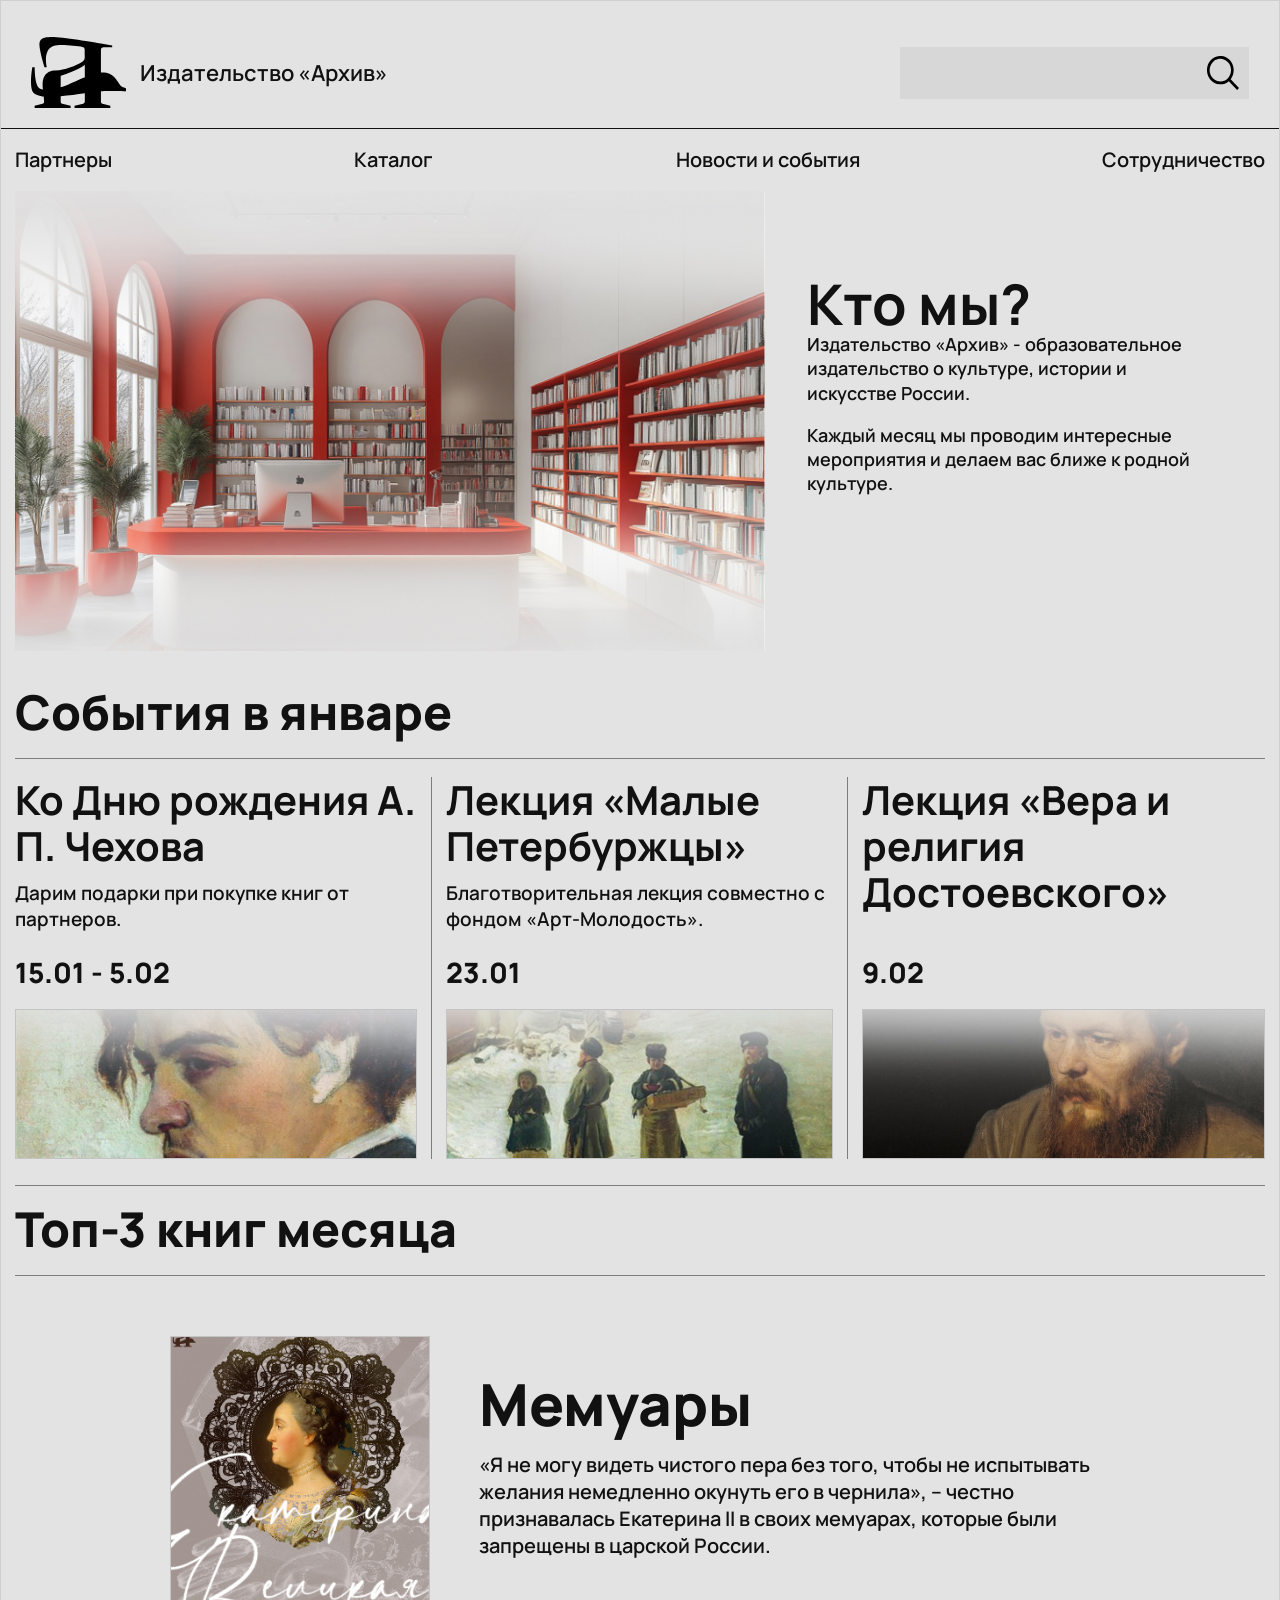
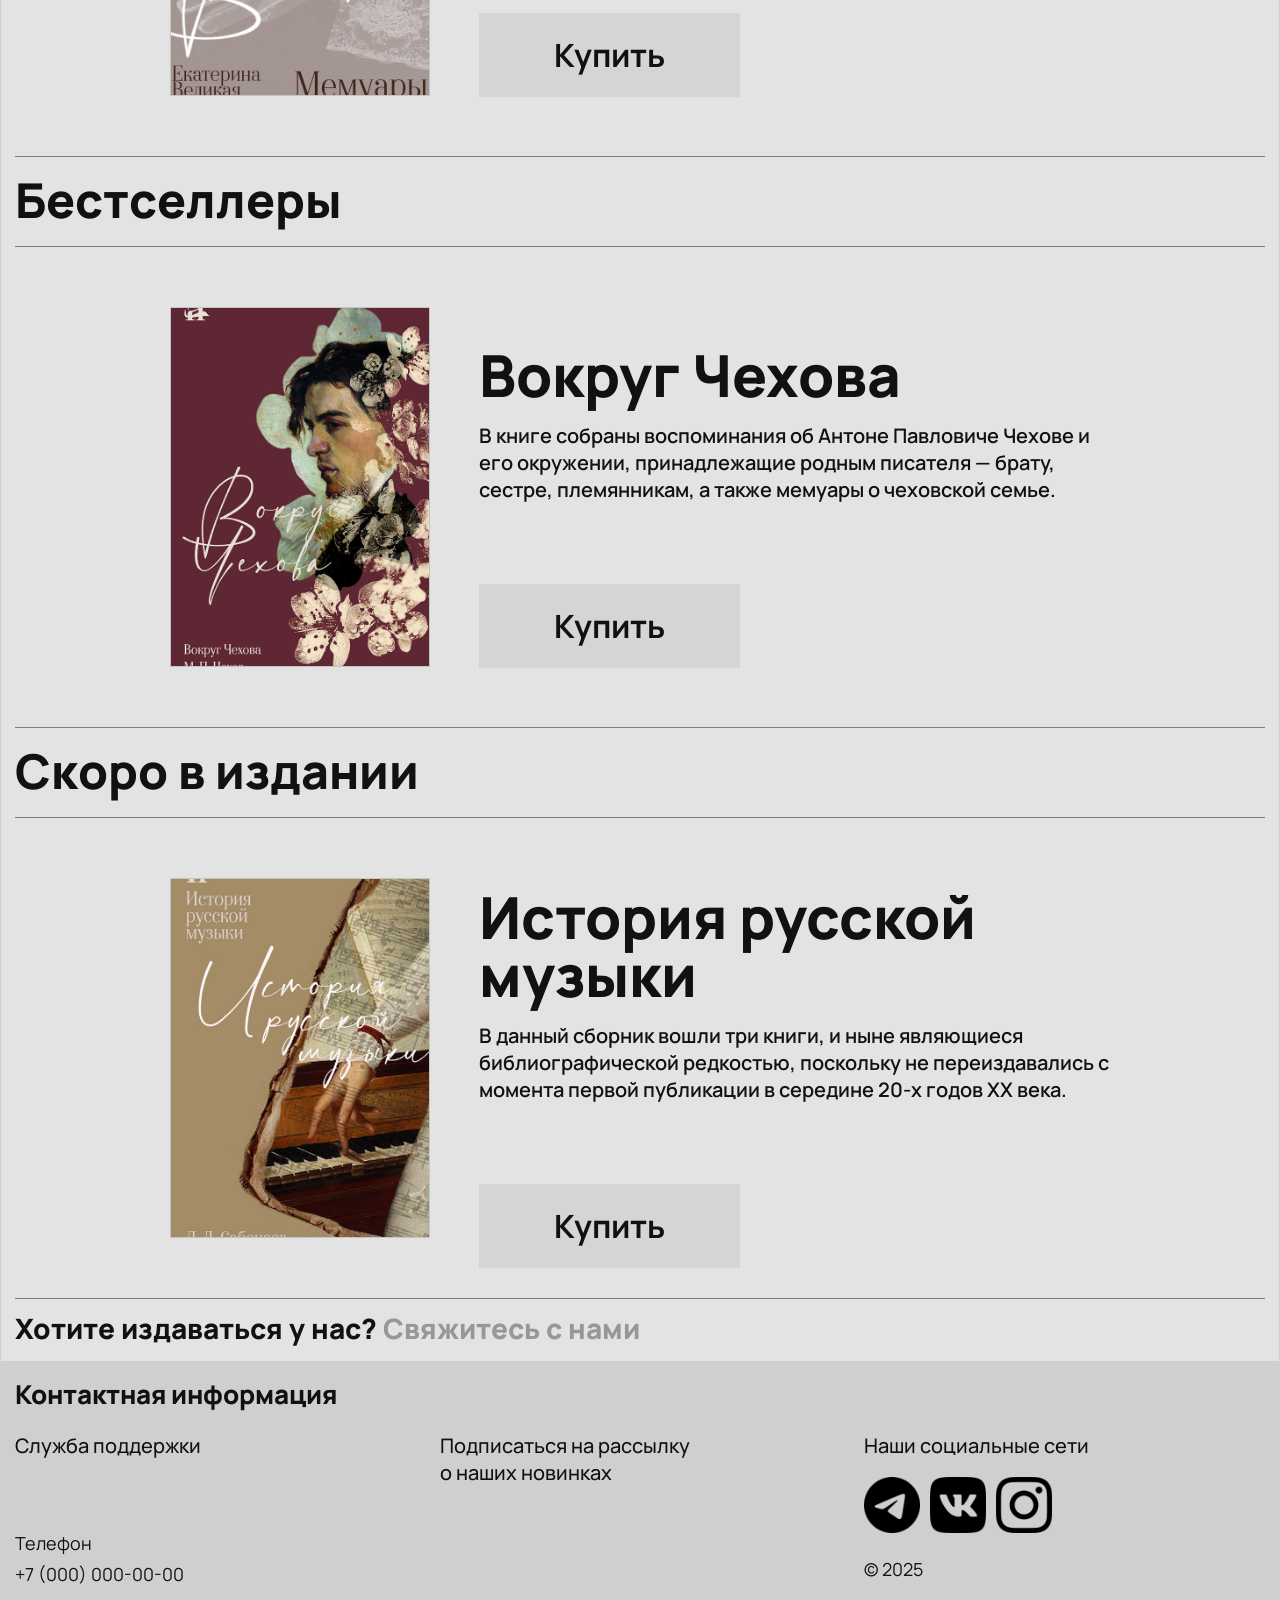
<file: index.html>
<!DOCTYPE html>
<html lang="ru">
<head>
  <meta charset="UTF-8">
  <meta name="viewport" content="width=device-width, initial-scale=1.0">
  <title>Издательство «Архив»</title>
  <link rel="preconnect" href="https://fonts.googleapis.com">
  <link rel="preconnect" href="https://fonts.gstatic.com" crossorigin>
  <link href="https://fonts.googleapis.com/css2?family=Manrope:wght@400;500;700;800&display=swap" rel="stylesheet">
  <link rel="stylesheet" href="style.css">
</head>
<body class="home-page">
  <div class="page">
    <header class="header">
      <a href="index.html" class="logo-wrap">
        <img src="images/logo.svg" alt="Логотип" class="logo">
        <div class="logo-text">Издательство «Архив»</div>
      </a>
      <div class="search-box">
        <input type="text" placeholder="">
        <img src="images/serch.svg" alt="Поиск" class="search-img">
      </div>
    </header>

    <nav class="nav">
      <a href="partners.html">Партнеры</a>
      <a href="catalog.html">Каталог</a>
      <a href="events.html">Новости и события</a>
      <button type="button" data-modal="contact">Сотрудничество</button>
    </nav>

    <section class="hero">
      <img src="images/biblioteka.jpg" alt="Библиотека" class="hero-image">
      <div class="hero-about">
        <h1>Кто мы?</h1>
        <p>Издательство «Архив» - образовательное издательство о культуре, истории и искусстве России.</p>
        <p>Каждый месяц мы проводим интересные мероприятия и делаем вас ближе к родной культуре.</p>
      </div>
    </section>

    <section class="section">
      <div class="section-title-non">События в январе</div>
      <div class="events-grid">
        <a href="event.html" class="event-card">
          <h3>Ко Дню рождения А. П. Чехова</h3>
          <p>Дарим подарки при покупке книг от партнеров.</p>
          <div class="event-date">15.01 - 5.02</div>
          <img class="event-image" src="images/k4.jpg" alt="Ко дню рождения Чехова">
        </a>
        <a href="event.html" class="event-card">
          <h3>Лекция «Малые Петербуржцы»</h3>
          <p>Благотворительная лекция совместно с фондом «Арт-Молодость».</p>
          <div class="event-date">23.01</div>
          <img class="event-image" src="images/k5.jpg" alt="Лекция Малые Петербуржцы">
        </a>
        <a href="event.html" class="event-card">
          <h3>Лекция «Вера и религия Достоевского»</h3>
          <p></p>
          <div class="event-date">9.02</div>
          <img class="event-image" src="images/k6.jpg" alt="Лекция о Достоевском">
        </a>
      </div>
    </section>

    <section class="section">
      <div class="section-title">Топ-3 книг месяца</div>
      <div class="drag-carousel" data-drag-carousel>
        <div class="book-feature draggable-card">
          <img class="book-cover" src="images/k1.jpg" alt="Мемуары">
          <div class="book-info">
            <h2>Мемуары</h2>
            <p>«Я не могу видеть чистого пера без того, чтобы не испытывать желания немедленно окунуть его в чернила», – честно признавалась Екатерина II в своих мемуарах, которые были запрещены в царской России.</p>
            <a class="button" href="product.html">Купить</a>
          </div>
        </div>
        <div class="book-feature draggable-card">
          <img class="book-cover" src="images/k2.jpg" alt="Вокруг Чехова">
          <div class="book-info">
            <h2>Вокруг Чехова</h2>
            <p>В книге собраны воспоминания об Антоне Павловиче Чехове и его окружении, принадлежащие родным писателя — брату, сестре, племянникам, а также мемуары о чеховской семье.</p>
            <a class="button" href="product.html">Купить</a>
          </div>
        </div>
        <div class="book-feature draggable-card">
          <img class="book-cover" src="images/k3.jpg" alt="История русской музыки">
          <div class="book-info-last">
            <h2>История русской музыки</h2>
            <p>В данный сборник вошли три книги, и ныне являющиеся библиографической редкостью, поскольку не переиздавались с момента первой публикации в середине 20-х годов XX века.</p>
            <a class="button" href="product.html">Купить</a>
          </div>
        </div>
      </div>
    </section>

    <section class="section">
      <div class="section-title">Бестселлеры</div>
      <div class="drag-carousel" data-drag-carousel>
        <div class="book-feature draggable-card">
          <img class="book-cover" src="images/k2.jpg" alt="Вокруг Чехова">
          <div class="book-info">
            <h2>Вокруг Чехова</h2>
            <p>В книге собраны воспоминания об Антоне Павловиче Чехове и его окружении, принадлежащие родным писателя — брату, сестре, племянникам, а также мемуары о чеховской семье.</p>
            <a class="button" href="product.html">Купить</a>
          </div>
        </div>
        <div class="book-feature draggable-card">
          <img class="book-cover" src="images/k1.jpg" alt="Мемуары">
          <div class="book-info">
            <h2>Мемуары</h2>
            <p>«Я не могу видеть чистого пера без того, чтобы не испытывать желания немедленно окунуть его в чернила», – честно признавалась Екатерина II в своих мемуарах, которые были запрещены в царской России.</p>
            <a class="button" href="product.html">Купить</a>
          </div>
        </div>
        <div class="book-feature draggable-card">
          <img class="book-cover" src="images/k3.jpg" alt="История русской музыки">
          <div class="book-info-last">
            <h2>История русской музыки</h2>
            <p>В данный сборник вошли три книги, и ныне являющиеся библиографической редкостью, поскольку не переиздавались с момента первой публикации в середине 20-х годов XX века.</p>
            <a class="button" href="product.html">Купить</a>
          </div>
        </div>
      </div>
    </section>

    <section class="section">
      <div class="section-title">Скоро в издании</div>
      <div class="drag-carousel" data-drag-carousel>
        <div class="book-feature draggable-card">
          <img class="book-cover" src="images/k3.jpg" alt="История русской музыки">
          <div class="book-info-last">
            <h2>История русской музыки</h2>
            <p>В данный сборник вошли три книги, и ныне являющиеся библиографической редкостью, поскольку не переиздавались с момента первой публикации в середине 20-х годов XX века.</p>
            <a class="button" href="product.html">Купить</a>
          </div>
        </div>
        <div class="book-feature draggable-card">
          <img class="book-cover" src="images/k2.jpg" alt="Вокруг Чехова">
          <div class="book-info">
            <h2>Вокруг Чехова</h2>
            <p>В книге собраны воспоминания об Антоне Павловиче Чехове и его окружении, принадлежащие родным писателя — брату, сестре, племянникам, а также мемуары о чеховской семье.</p>
            <a class="button" href="product.html">Купить</a>
          </div>
        </div>
        <div class="book-feature draggable-card">
          <img class="book-cover" src="images/k1.jpg" alt="Мемуары">
          <div class="book-info">
            <h2>Мемуары</h2>
            <p>«Я не могу видеть чистого пера без того, чтобы не испытывать желания немедленно окунуть его в чернила», – честно признавалась Екатерина II в своих мемуарах, которые были запрещены в царской России.</p>
            <a class="button" href="product.html">Купить</a>
          </div>
        </div>
      </div>
    </section>

    <section class="contact-banner">
      <h2>Хотите издаваться у нас? <button type="button" class="contact-link" data-modal="contact">Свяжитесь с нами</button></h2>
    </section>

    <footer class="footer">
      <h2>Контактная информация</h2>
      <div class="footer-grid">
        <div class="footer-col">
          <button type="button" class="footer-support" data-modal="contact">Служба поддержки</button>
          <p class="footer-label">Телефон</p>
          <p>+7 (000) 000-00-00</p>
        </div>
        <div class="footer-col">
          <button type="button" class="footer-link" data-modal="subscribe">Подписаться на рассылку<br>о наших новинках</button>
        </div>
        <div class="footer-col">
          <h3>Наши социальные сети</h3>
          <div class="socials">
            <img class="soc" src="images/tg.png" alt="Телеграм">
            <img class="soc" src="images/vk.png" alt="ВКонтакте">
            <img class="soc" src="images/inst.png" alt="Инстаграм">
          </div>
          <p class="copyright">© 2025</p>
        </div>
      </div>
    </footer>
  </div>
  <div class="modal-overlay">
    <div class="modal">
      <button type="button" class="modal-close">×</button>
      <div class="modal-body"></div>
    </div>
  </div>
  <script src="script.js"></script>
</body>
</html>
</file>
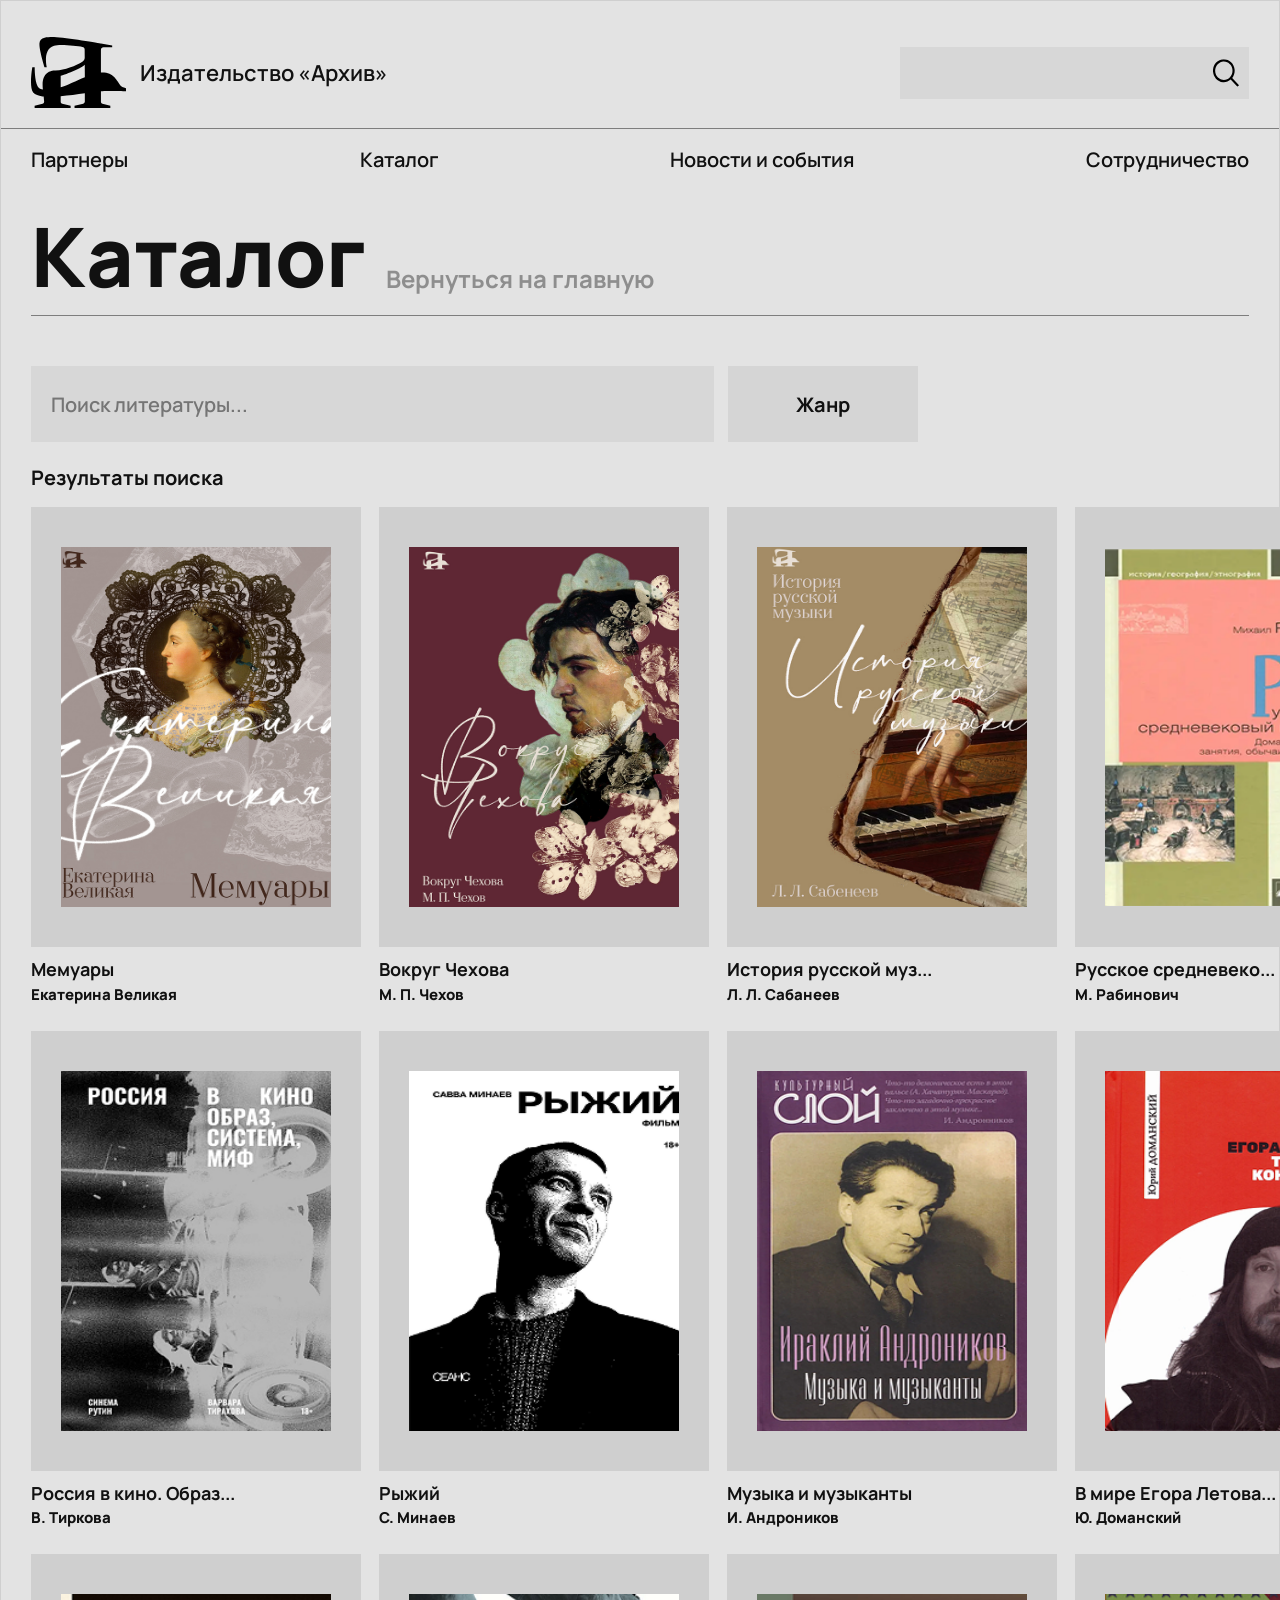
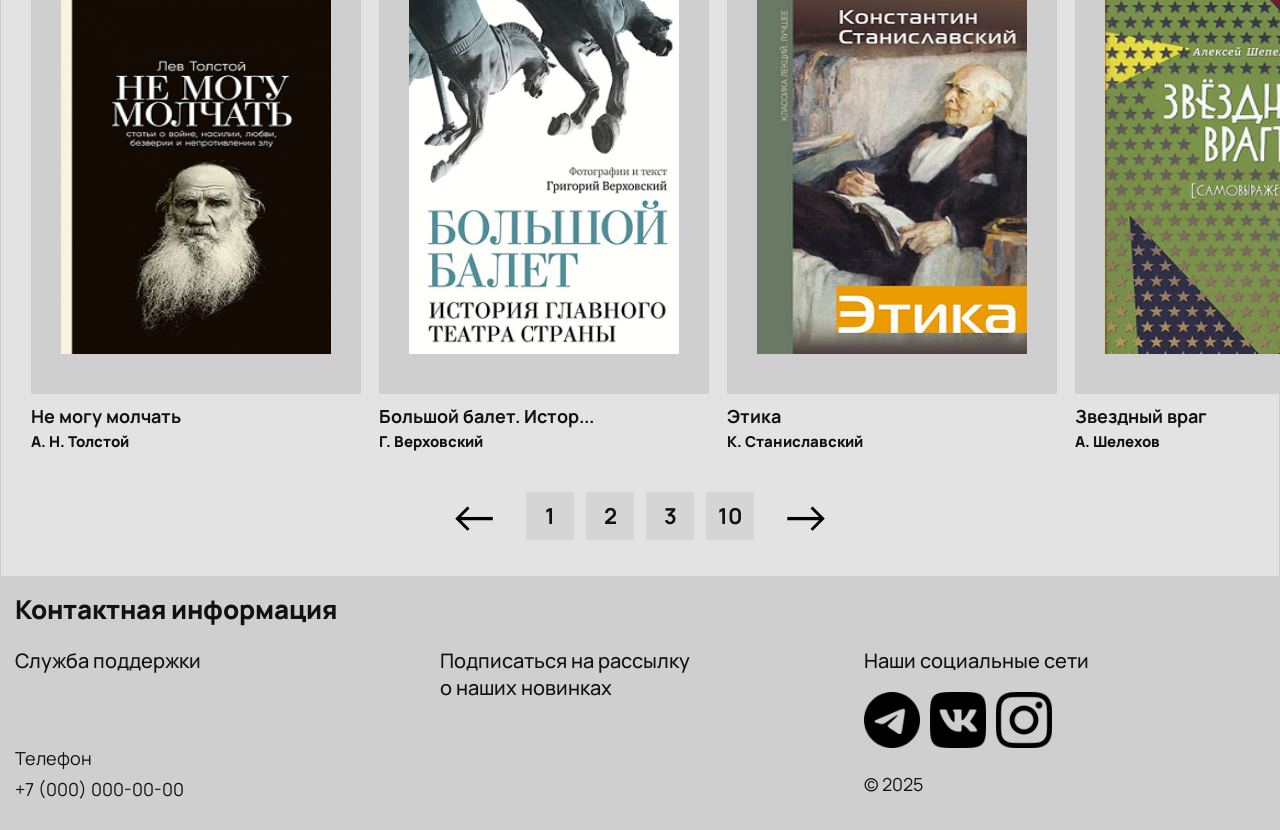
<file: catalog.html>
<!DOCTYPE html>
<html lang="ru">
<head>
  <meta charset="UTF-8">
  <meta name="viewport" content="width=device-width, initial-scale=1.0">
  <title>Каталог — Издательство «Архив»</title>
  <link rel="preconnect" href="https://fonts.googleapis.com">
  <link rel="preconnect" href="https://fonts.gstatic.com" crossorigin>
  <link href="https://fonts.googleapis.com/css2?family=Manrope:wght@400;500;700;800&display=swap" rel="stylesheet">
  <link rel="stylesheet" href="style.css">
</head>
<body>
  <div class="page">
    <header class="header">
      <a href="index.html" class="logo-wrap">
        <img src="images/logo.svg" alt="Логотип" class="logo">
        <div class="logo-text">Издательство «Архив»</div>
      </a>
      <div class="search-box">
        <input type="text" placeholder="">
        <img src="images/serch.svg" alt="Поиск" class="search-img">
      </div>
    </header>

    <nav class="nav">
      <a href="partners.html">Партнеры</a>
      <a href="catalog.html">Каталог</a>
      <a href="events.html">Новости и события</a>
      <button type="button" data-modal="contact">Сотрудничество</button>
    </nav>

    <section class="page-title-block">
      <div class="page-title-row">
        <h1 class="page-title">Каталог</h1>
        <a href="index.html" class="back-link">Вернуться на главную</a>
      </div>
    </section>

    <section class="catalog-section">
      <div class="catalog-controls">
        <input class="catalog-search" type="text" placeholder="Поиск литературы..." data-catalog-search>
        <button type="button" class="genre-button" data-genre-button>Жанр</button>
        <div class="genre-menu" data-genre-menu>
          <button type="button">Биографии и мемуары</button>
          <button type="button">Искусство</button>
          <button type="button">Культура</button>
          <button type="button">История</button>
          <button type="button">Политика</button>
          <button type="button">Социология</button>
          <button type="button">Философия</button>
          <button type="button">Педагогика</button>
        </div>
      </div>
      <div class="catalog-label">Результаты поиска</div>
      <div class="catalog-grid">
          <a href="product.html" class="catalog-card">
            <img src="images/k1.jpg" alt="Мемуары">
            <h3>Мемуары</h3>
            <p>Екатерина Великая</p>
          </a>
          <a href="product.html" class="catalog-card">
            <img src="images/k2.jpg" alt="Вокруг Чехова">
            <h3>Вокруг Чехова</h3>
            <p>М. П. Чехов</p>
          </a>
          <a href="product.html" class="catalog-card">
            <img src="images/k3.jpg" alt="История русской муз...">
            <h3>История русской муз...</h3>
            <p>Л. Л. Сабанеев</p>
          </a>
          <a href="product.html" class="catalog-card">
            <img src="images/srednevek.png" alt="Русское средневеко...">
            <h3>Русское средневеко...</h3>
            <p>М. Рабинович</p>
          </a>
          <a href="product.html" class="catalog-card">
            <img src="images/russia.png" alt="Россия в кино. Образ...">
            <h3>Россия в кино. Образ...</h3>
            <p>В. Тиркова</p>
          </a>
          <a href="product.html" class="catalog-card">
            <img src="images/rishi.png" alt="Рыжий">
            <h3>Рыжий</h3>
            <p>С. Минаев</p>
          </a>
          <a href="product.html" class="catalog-card">
            <img src="images/musik.png" alt="Музыка и музыканты">
            <h3>Музыка и музыканты</h3>
            <p>И. Андроников</p>
          </a>
          <a href="product.html" class="catalog-card">
            <img src="images/egor.png" alt="В мире Егора Летова...">
            <h3>В мире Егора Летова...</h3>
            <p>Ю. Доманский</p>
          </a>
          <a href="product.html" class="catalog-card">
            <img src="images/molchat.png" alt="Не могу молчать">
            <h3>Не могу молчать</h3>
            <p>А. Н. Толстой</p>
          </a>
          <a href="product.html" class="catalog-card">
            <img src="images/balet.png" alt="Большой балет. Истор...">
            <h3>Большой балет. Истор...</h3>
            <p>Г. Верховский</p>
          </a>
          <a href="product.html" class="catalog-card">
            <img src="images/etika.png" alt="Этика">
            <h3>Этика</h3>
            <p>К. Станиславский</p>
          </a>
          <a href="product.html" class="catalog-card">
            <img src="images/vrag.png" alt="Звездный враг">
            <h3>Звездный враг</h3>
            <p>А. Шелехов</p>
          </a>
      </div>
      <div class="pagination">
        <button type="button" class="pagination-arrow">←</button>
        <button type="button" class="pagination-button">1</button>
        <button type="button" class="pagination-button">2</button>
        <button type="button" class="pagination-button">3</button>
        <button type="button" class="pagination-button">10</button>
        <button type="button" class="pagination-arrow">→</button>
      </div>
    </section>

    <footer class="footer">
      <h2>Контактная информация</h2>
      <div class="footer-grid">
        <div class="footer-col">
          <button type="button" class="footer-support" data-modal="contact">Служба поддержки</button>
          <p class="footer-label">Телефон</p>
          <p>+7 (000) 000-00-00</p>
        </div>
        <div class="footer-col">
          <button type="button" class="footer-link" data-modal="subscribe">Подписаться на рассылку<br>о наших новинках</button>
        </div>
        <div class="footer-col">
          <h3>Наши социальные сети</h3>
          <div class="socials">
            <img class="soc" src="images/tg.png" alt="Телеграм">
            <img class="soc" src="images/vk.png" alt="ВКонтакте">
            <img class="soc" src="images/inst.png" alt="Инстаграм">
          </div>
          <p class="copyright">© 2025</p>
        </div>
      </div>
    </footer>
  </div>
  <div class="modal-overlay">
    <div class="modal">
      <button type="button" class="modal-close">×</button>
      <div class="modal-body"></div>
    </div>
  </div>
  <script src="script.js"></script>
</body>
</html>
</file>
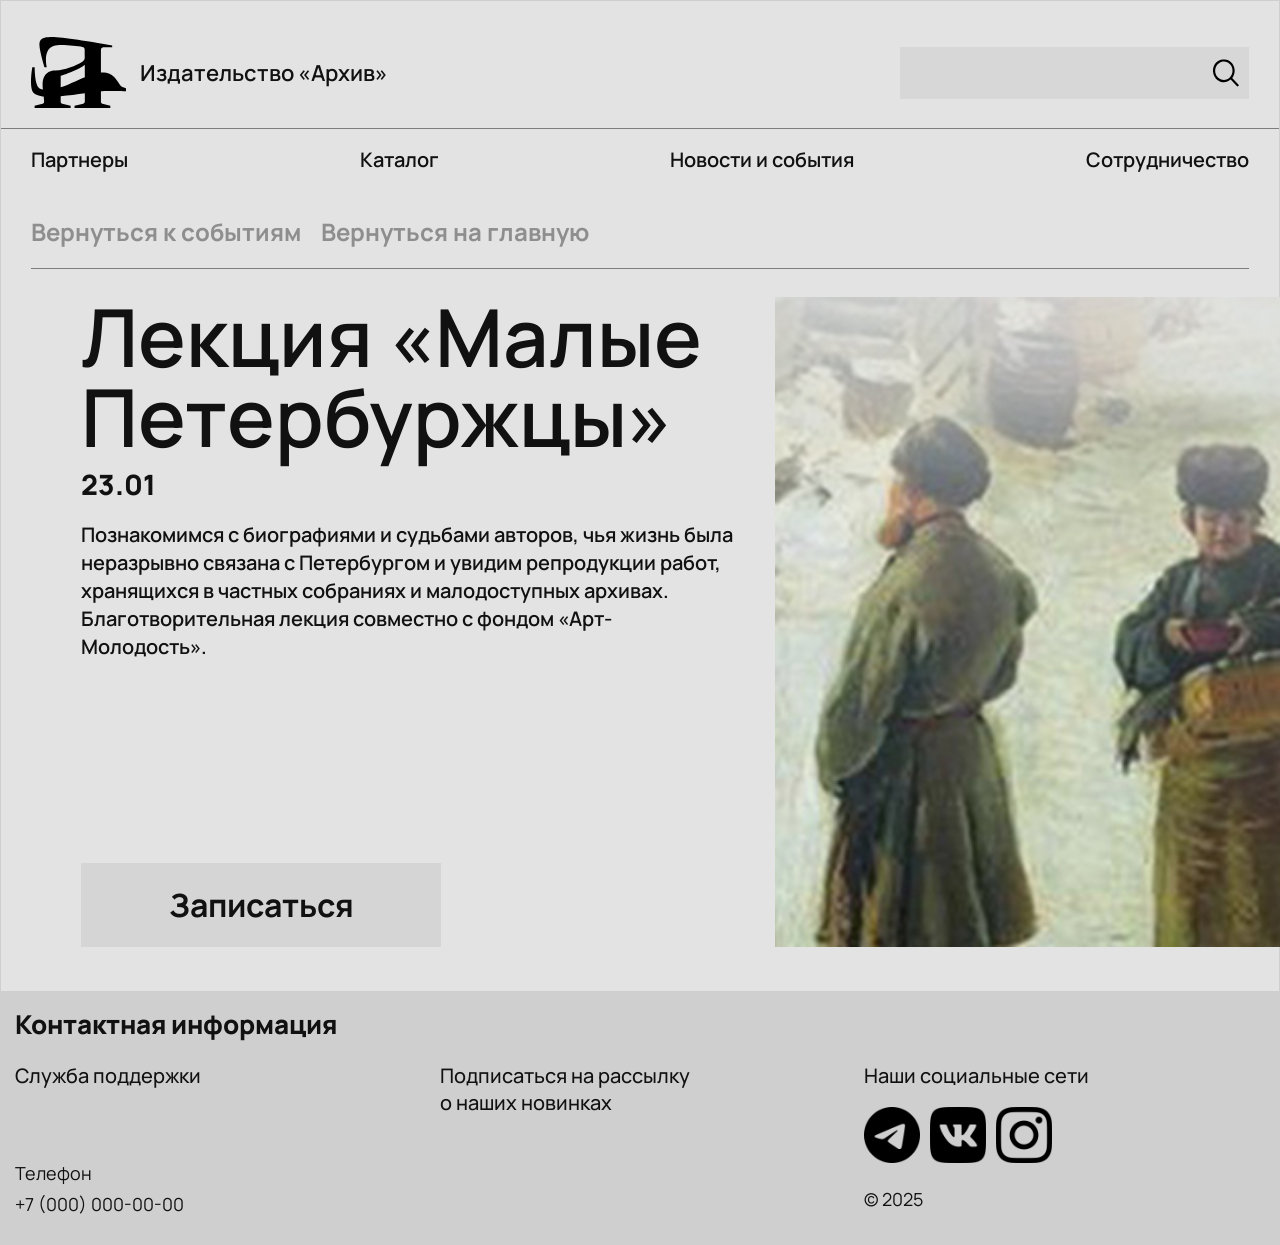
<file: event.html>
<!DOCTYPE html>
<html lang="ru">
<head>
  <meta charset="UTF-8">
  <meta name="viewport" content="width=device-width, initial-scale=1.0">
  <title>Лекция «Малые Петербуржцы»</title>
  <link rel="preconnect" href="https://fonts.googleapis.com">
  <link rel="preconnect" href="https://fonts.gstatic.com" crossorigin>
  <link href="https://fonts.googleapis.com/css2?family=Manrope:wght@400;500;700;800&display=swap" rel="stylesheet">
  <link rel="stylesheet" href="style.css">
</head>
<body>
  <div class="page">
    <header class="header">
      <a href="index.html" class="logo-wrap">
        <img src="images/logo.svg" alt="Логотип" class="logo">
        <div class="logo-text">Издательство «Архив»</div>
      </a>
      <div class="search-box">
        <input type="text" placeholder="">
        <img src="images/serch.svg" alt="Поиск" class="search-img">
      </div>
    </header>

    <nav class="nav">
      <a href="partners.html">Партнеры</a>
      <a href="catalog.html">Каталог</a>
      <a href="events.html">Новости и события</a>
      <button type="button" data-modal="contact">Сотрудничество</button>
    </nav>

    <section class="page-title-block">
      <div class="page-title-row">
        <a href="events.html" class="back-link">Вернуться к событиям</a>
        <a href="index.html" class="back-link">Вернуться на главную</a>
      </div>
    </section>

    <section class="event-main">
      <div>
        <h1>Лекция «Малые Петербуржцы»</h1>
        <div class="event-date">23.01</div>
        <p>Познакомимся с биографиями и судьбами авторов, чья жизнь была неразрывно связана с Петербургом и увидим репродукции работ, хранящихся в частных собраниях и малодоступных архивах. Благотворительная лекция совместно с фондом «Арт-Молодость».</p>
        <button type="button" data-modal="event">Записаться</button>
      </div>
      <img src="images/k5.jpg" alt="Лекция Малые Петербуржцы">
    </section>

    <footer class="footer">
      <h2>Контактная информация</h2>
      <div class="footer-grid">
        <div class="footer-col">
          <button type="button" class="footer-support" data-modal="contact">Служба поддержки</button>
          <p class="footer-label">Телефон</p>
          <p>+7 (000) 000-00-00</p>
        </div>
        <div class="footer-col">
          <button type="button" class="footer-link" data-modal="subscribe">Подписаться на рассылку<br>о наших новинках</button>
        </div>
        <div class="footer-col">
          <h3>Наши социальные сети</h3>
          <div class="socials">
            <img class="soc" src="images/tg.png" alt="Телеграм">
            <img class="soc" src="images/vk.png" alt="ВКонтакте">
            <img class="soc" src="images/inst.png" alt="Инстаграм">
          </div>
          <p class="copyright">© 2025</p>
        </div>
      </div>
    </footer>
  </div>
  <div class="modal-overlay">
    <div class="modal">
      <button type="button" class="modal-close">×</button>
      <div class="modal-body"></div>
    </div>
  </div>
  <script src="script.js"></script>
</body>
</html>
</file>
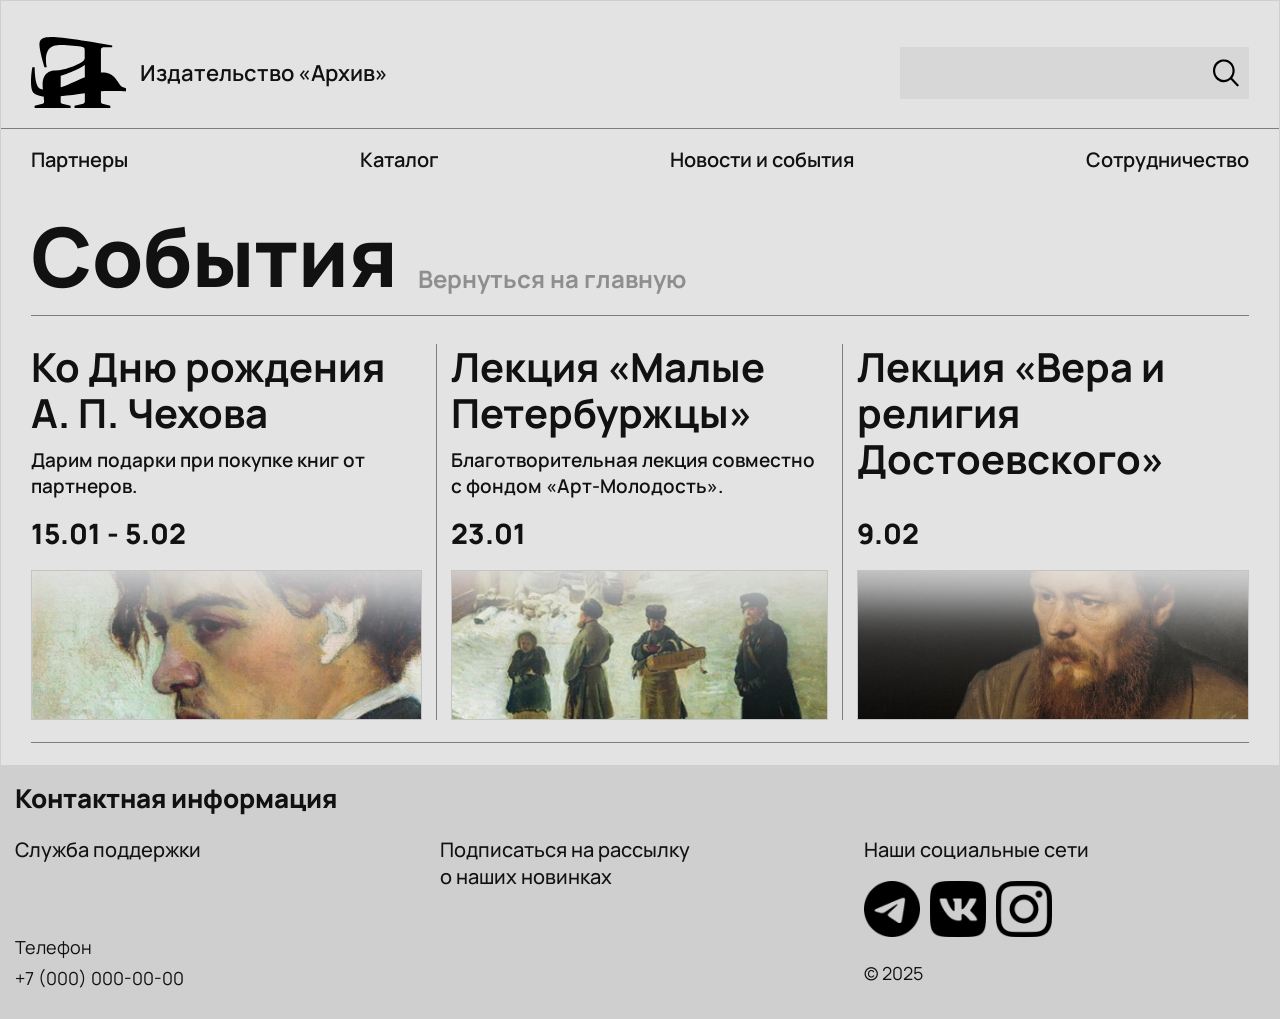
<file: events.html>
<!DOCTYPE html>
<html lang="ru">
<head>
  <meta charset="UTF-8">
  <meta name="viewport" content="width=device-width, initial-scale=1.0">
  <title>События — Издательство «Архив»</title>
  <link rel="preconnect" href="https://fonts.googleapis.com">
  <link rel="preconnect" href="https://fonts.gstatic.com" crossorigin>
  <link href="https://fonts.googleapis.com/css2?family=Manrope:wght@400;500;700;800&display=swap" rel="stylesheet">
  <link rel="stylesheet" href="style.css">
</head>
<body>
  <div class="page">
    <header class="header">
      <a href="index.html" class="logo-wrap">
        <img src="images/logo.svg" alt="Логотип" class="logo">
        <div class="logo-text">Издательство «Архив»</div>
      </a>
      <div class="search-box">
        <input type="text" placeholder="">
        <img src="images/serch.svg" alt="Поиск" class="search-img">
      </div>
    </header>

    <nav class="nav">
      <a href="partners.html">Партнеры</a>
      <a href="catalog.html">Каталог</a>
      <a href="events.html">Новости и события</a>
      <button type="button" data-modal="contact">Сотрудничество</button>
    </nav>

    <section class="page-title-block">
      <div class="page-title-row">
        <h1 class="page-title">События</h1>
        <a href="index.html" class="back-link">Вернуться на главную</a>
      </div>
    </section>

    <section class="events-section">
      <div class="events-grid">
        <a href="event.html" class="event-card">
          <h2>Ко Дню рождения А. П. Чехова</h2>
          <p>Дарим подарки при покупке книг от партнеров.</p>
          <div class="event-date">15.01 - 5.02</div>
          <img class="event-image" src="images/k4.jpg" alt="Ко дню рождения Чехова">
        </a>
        <a href="event.html" class="event-card">
          <h2>Лекция «Малые Петербуржцы»</h2>
          <p>Благотворительная лекция совместно с фондом «Арт-Молодость».</p>
          <div class="event-date">23.01</div>
          <img class="event-image" src="images/k5.jpg" alt="Лекция Малые Петербуржцы">
        </a>
        <a href="event.html" class="event-card">
          <h2>Лекция «Вера и религия Достоевского»</h2>
          <p></p>
          <div class="event-date">9.02</div>
          <img class="event-image" src="images/k6.jpg" alt="Лекция о Достоевском">
        </a>
      </div>
    </section>

    <footer class="footer">
      <h2>Контактная информация</h2>
      <div class="footer-grid">
        <div class="footer-col">
          <button type="button" class="footer-support" data-modal="contact">Служба поддержки</button>
          <p class="footer-label">Телефон</p>
          <p>+7 (000) 000-00-00</p>
        </div>
        <div class="footer-col">
          <button type="button" class="footer-link" data-modal="subscribe">Подписаться на рассылку<br>о наших новинках</button>
        </div>
        <div class="footer-col">
          <h3>Наши социальные сети</h3>
          <div class="socials">
            <img class="soc" src="images/tg.png" alt="Телеграм">
            <img class="soc" src="images/vk.png" alt="ВКонтакте">
            <img class="soc" src="images/inst.png" alt="Инстаграм">
          </div>
          <p class="copyright">© 2025</p>
        </div>
      </div>
    </footer>
  </div>
  <div class="modal-overlay">
    <div class="modal">
      <button type="button" class="modal-close">×</button>
      <div class="modal-body"></div>
    </div>
  </div>
  <script src="script.js"></script>
</body>
</html>
</file>
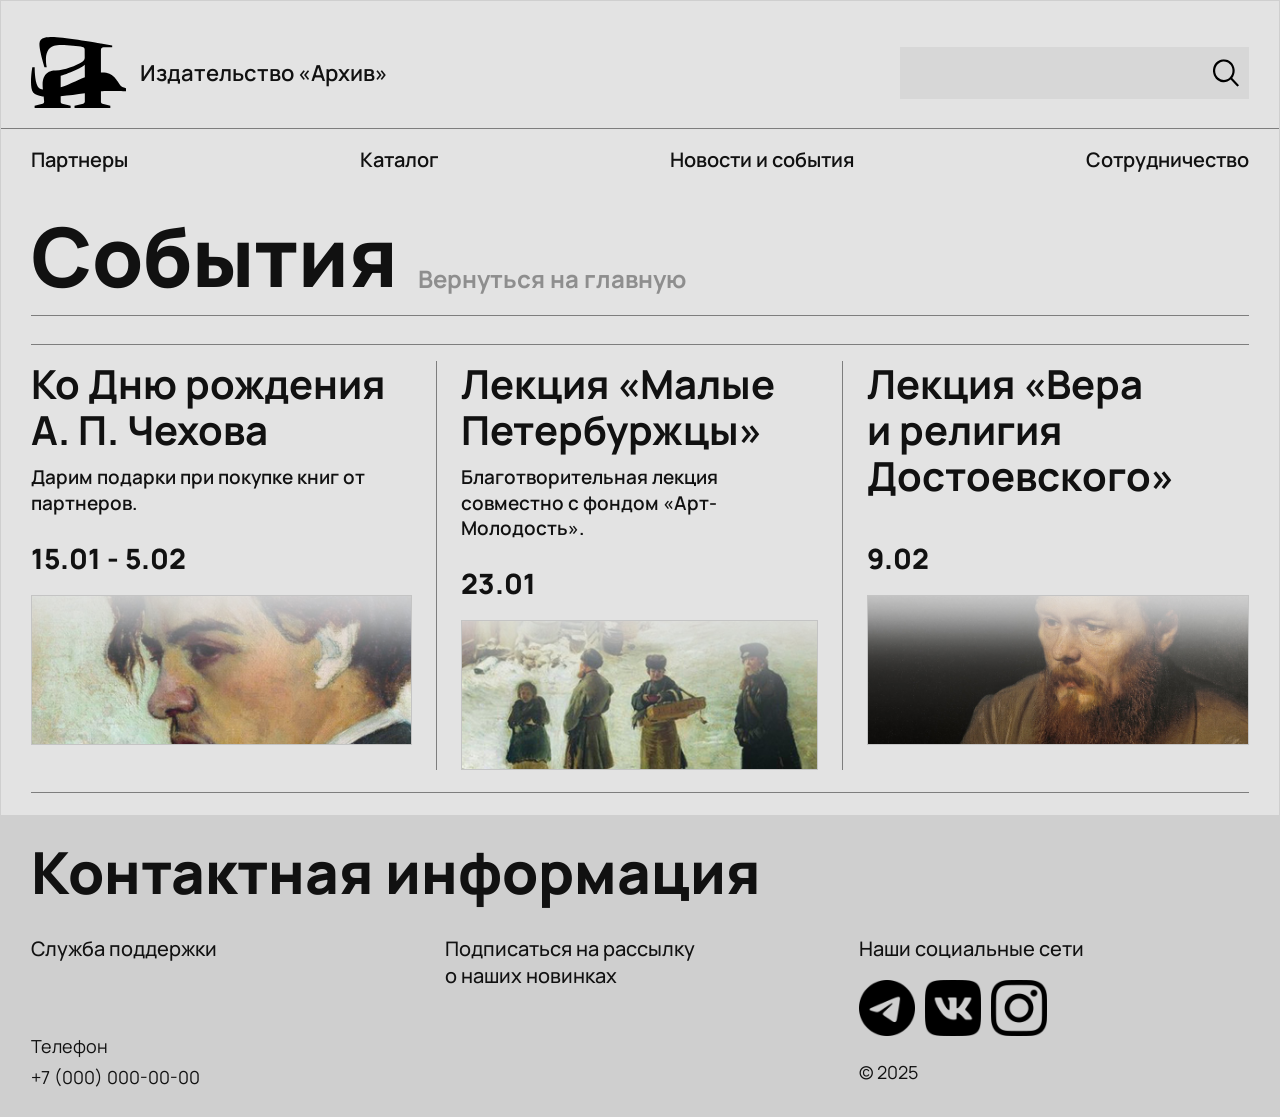
<file: index2.html>
<!DOCTYPE html>
<html lang="ru">
<head>
  <meta charset="UTF-8" />
  <meta name="viewport" content="width=device-width, initial-scale=1.0" />
  <title>События — Издательство «Архив»</title>
  <link rel="preconnect" href="https://fonts.googleapis.com">
  <link rel="preconnect" href="https://fonts.gstatic.com" crossorigin>
  <link href="https://fonts.googleapis.com/css2?family=Manrope:wght@400;500;700;800&display=swap" rel="stylesheet">
  <link rel="stylesheet" href="style.css">
</head>
<body class="index2-page">
  <div class="page">
    <header class="header">
      <div class="logo-wrap">
        <img src="images/logo.svg" alt="Логотип" class="logo">
        <div class="logo-text">Издательство «Архив»</div>
      </div>
      <div class="search-box">
        <img src="images/serch.svg" alt="Поиск" class="search-img">
      </div>
    </header>

    <nav class="nav">
      <a href="partners.html">Партнеры</a>
      <a href="catalog.html">Каталог</a>
      <a href="events.html">Новости и события</a>
      <button type="button" data-modal="contact">Сотрудничество</button>
    </nav>

    <section class="page-title-block">
      <div class="page-title-row">
        <h1 class="page-title">События</h1>
        <a href="index.html" class="back-link">Вернуться на главную</a>
      </div>
    </section>

    <section class="events-section">
      <div class="events-top-line"></div>

      <div class="events-grid">
        <article class="event-card">
          <h2>Ко Дню рождения А. П. Чехова</h2>
          <p>Дарим подарки при покупке книг от партнеров.</p>
          <div class="event-date">15.01 - 5.02</div>
          <img class="event-image" src="images/k4.jpg" alt="Ко дню рождения Чехова">
        </article>

        <article class="event-card">
          <h2>Лекция «Малые Петербуржцы»</h2>
          <p>Благотворительная лекция совместно с фондом «Арт-Молодость».</p>
          <div class="event-date">23.01</div>
          <img class="event-image" src="images/k5.jpg" alt="Лекция Малые Петербуржцы">
        </article>

        <article class="event-card-3">
          <h2>Лекция «Вера и религия Достоевского»</h2>
          <div class="event-date">9.02</div>
          <img class="event-image" src="images/k6.jpg" alt="Лекция о Достоевском">
        </article>
      </div>
    </section>

    <footer class="footer">
      <h2>Контактная информация</h2>

      <div class="footer-grid">
        <div class="footer-col-3">
          <button type="button" class="footer-support" data-modal="contact">Служба поддержки</button>
          <p class="footer-label">Телефон</p>
          <p>+7 (000) 000-00-00</p>
        </div>

        <div class="footer-col">
          <button type="button" class="footer-link" data-modal="subscribe">Подписаться на рассылку<br>о наших новинках</button>
        </div>

        <div class="footer-col">
          <h3>Наши социальные сети</h3>
          <div class="socials">
            <img class="soc" src="images/tg.png" alt="Телеграм">
            <img class="soc" src="images/vk.png" alt="ВКонтакте">
            <img class="soc" src="images/inst.png" alt="Инстаграм">
          </div>
          <p class="copyright">© 2025</p>
        </div>
      </div>
    </footer>
  </div>
  <div class="modal-overlay">
    <div class="modal">
      <button type="button" class="modal-close">×</button>
      <div class="modal-body"></div>
    </div>
  </div>
  <script src="script.js"></script>
</body>
</html>
</file>
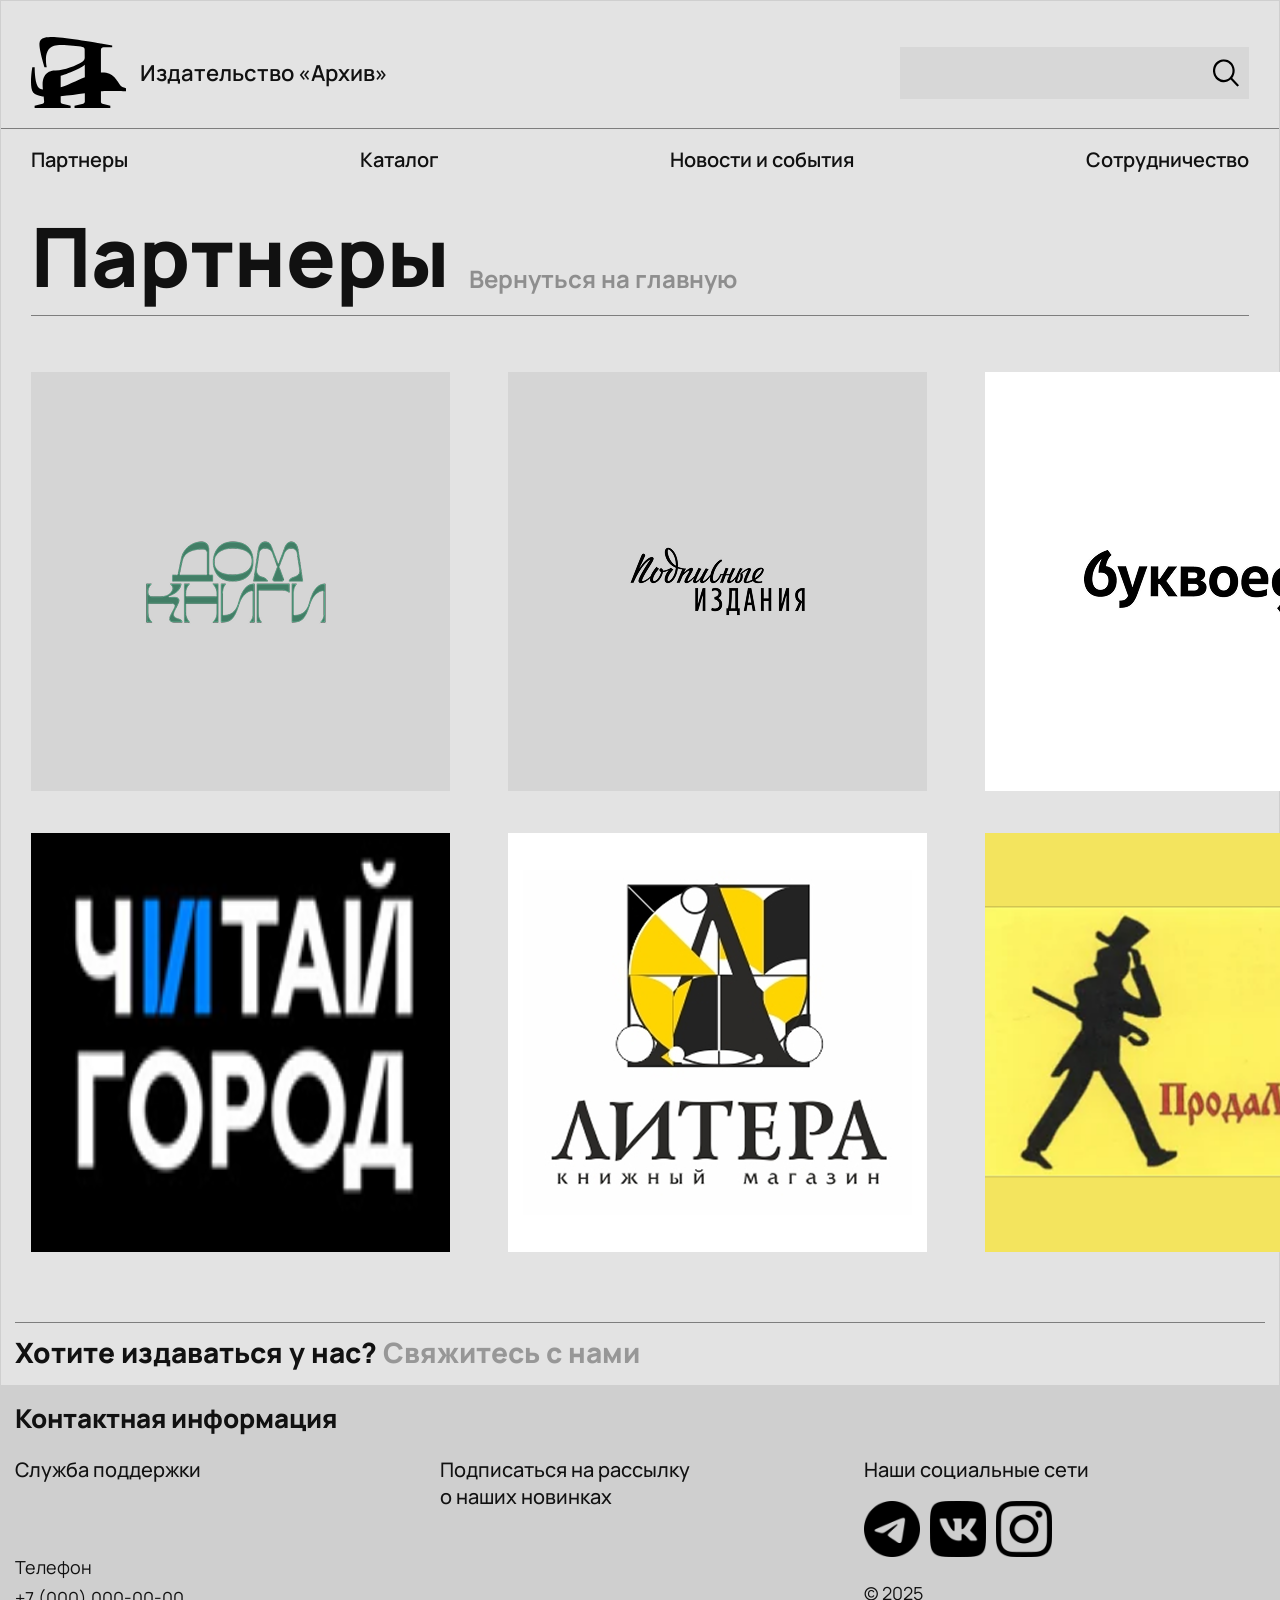
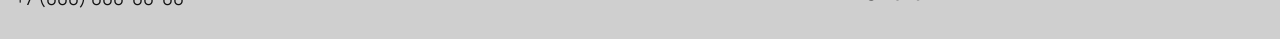
<file: partners.html>
<!DOCTYPE html>
<html lang="ru">
<head>
  <meta charset="UTF-8">
  <meta name="viewport" content="width=device-width, initial-scale=1.0">
  <title>Партнеры — Издательство «Архив»</title>
  <link rel="preconnect" href="https://fonts.googleapis.com">
  <link rel="preconnect" href="https://fonts.gstatic.com" crossorigin>
  <link href="https://fonts.googleapis.com/css2?family=Manrope:wght@400;500;700;800&display=swap" rel="stylesheet">
  <link rel="stylesheet" href="style.css">
</head>
<body>
  <div class="page">
    <header class="header">
      <a href="index.html" class="logo-wrap">
        <img src="images/logo.svg" alt="Логотип" class="logo">
        <div class="logo-text">Издательство «Архив»</div>
      </a>
      <div class="search-box">
        <input type="text" placeholder="">
        <img src="images/serch.svg" alt="Поиск" class="search-img">
      </div>
    </header>

    <nav class="nav">
      <a href="partners.html">Партнеры</a>
      <a href="catalog.html">Каталог</a>
      <a href="events.html">Новости и события</a>
      <button type="button" data-modal="contact">Сотрудничество</button>
    </nav>

    <section class="page-title-block">
      <div class="page-title-row">
        <h1 class="page-title">Партнеры</h1>
        <a href="index.html" class="back-link">Вернуться на главную</a>
      </div>
    </section>

    <section class="catalog-section">
      <div class="partners-grid">
        <div class="partner-card"><img src="images/dom.png" alt="Дом книги"></div>
        <div class="partner-card"><img src="images/podpisanie.png" alt="Подписные издания"></div>
        <div class="partner-card white"><img src="images/bukvoed.png" alt="Буквоед"></div>
        <div class="partner-card black"><img src="images/chitai.png" alt="Читай-город"></div>
        <div class="partner-card white"><img src="images/litera.png" alt="Литера"></div>
        <div class="partner-card yellow"><img src="images/prodalint.png" alt="Продалитъ"></div>
      </div>
    </section>

    <section class="contact-banner">
      <h2>Хотите издаваться у нас? <button type="button" class="contact-link" data-modal="contact">Свяжитесь с нами</button></h2>
    </section>

    <footer class="footer">
      <h2>Контактная информация</h2>
      <div class="footer-grid">
        <div class="footer-col">
          <button type="button" class="footer-support" data-modal="contact">Служба поддержки</button>
          <p class="footer-label">Телефон</p>
          <p>+7 (000) 000-00-00</p>
        </div>
        <div class="footer-col">
          <button type="button" class="footer-link" data-modal="subscribe">Подписаться на рассылку<br>о наших новинках</button>
        </div>
        <div class="footer-col">
          <h3>Наши социальные сети</h3>
          <div class="socials">
            <img class="soc" src="images/tg.png" alt="Телеграм">
            <img class="soc" src="images/vk.png" alt="ВКонтакте">
            <img class="soc" src="images/inst.png" alt="Инстаграм">
          </div>
          <p class="copyright">© 2025</p>
        </div>
      </div>
    </footer>
  </div>
  <div class="modal-overlay">
    <div class="modal">
      <button type="button" class="modal-close">×</button>
      <div class="modal-body"></div>
    </div>
  </div>
  <script src="script.js"></script>
</body>
</html>
</file>
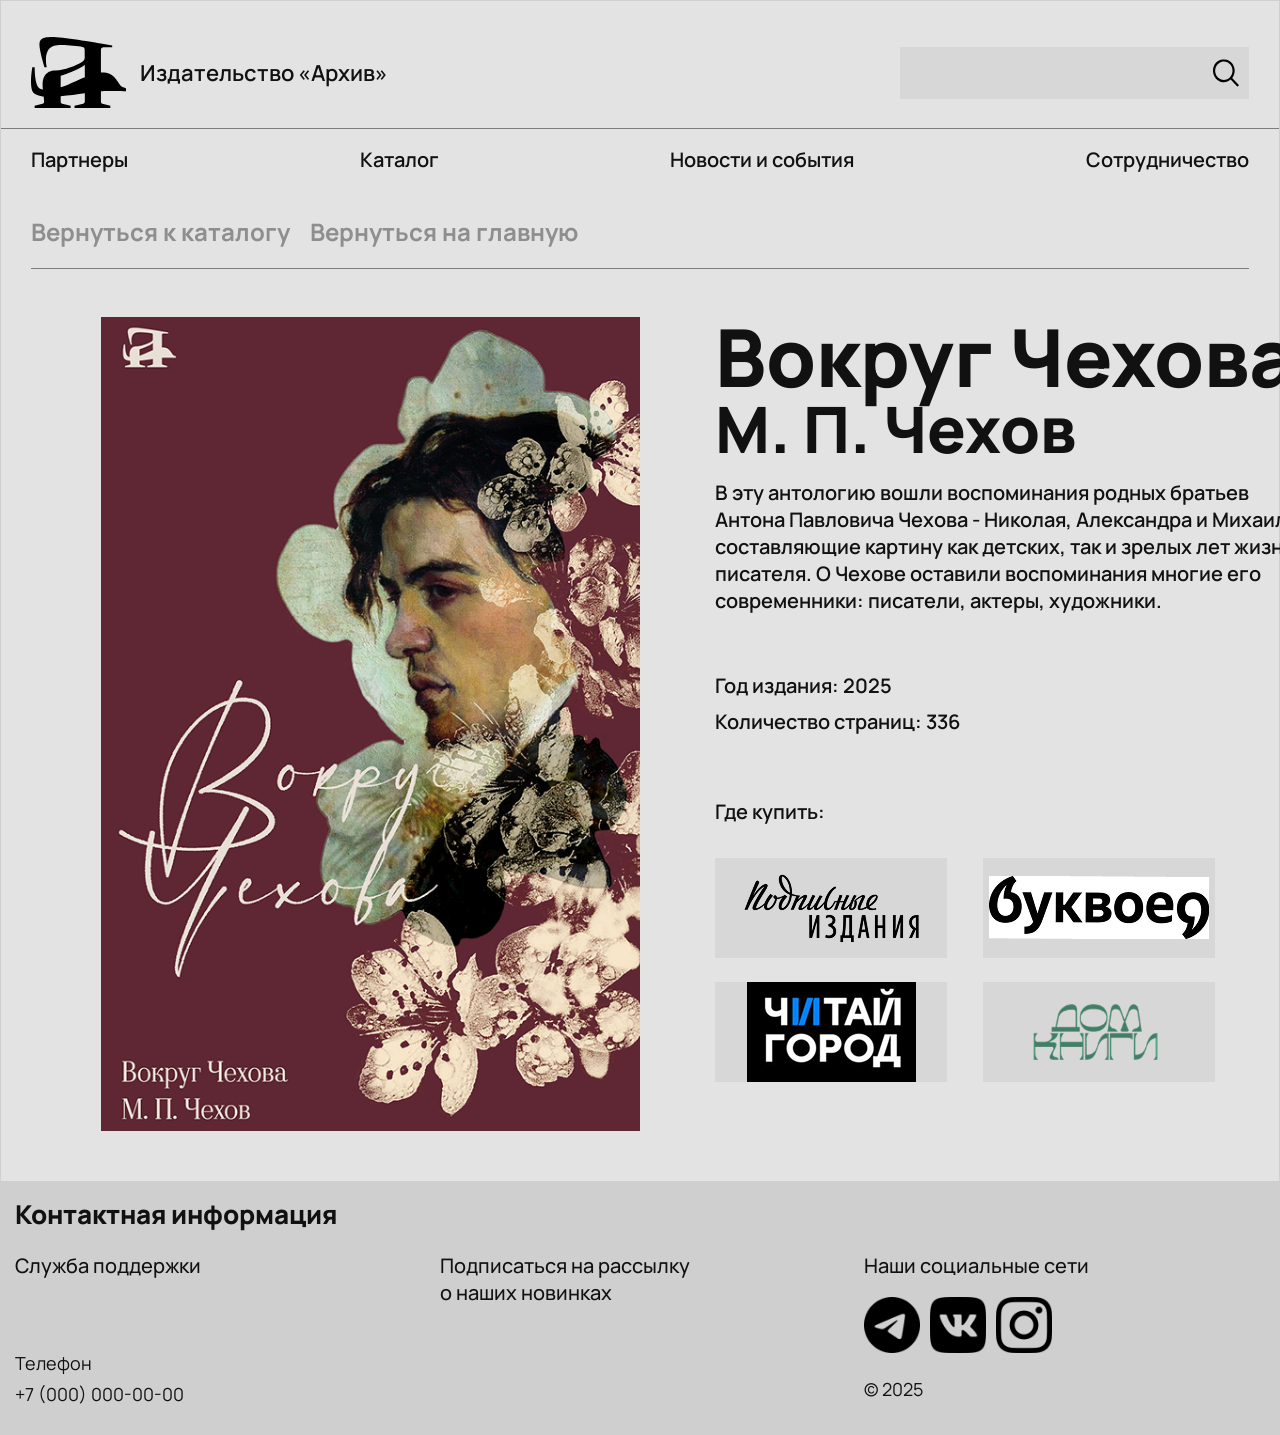
<file: product.html>
<!DOCTYPE html>
<html lang="ru">
<head>
  <meta charset="UTF-8">
  <meta name="viewport" content="width=device-width, initial-scale=1.0">
  <title>Вокруг Чехова — Издательство «Архив»</title>
  <link rel="preconnect" href="https://fonts.googleapis.com">
  <link rel="preconnect" href="https://fonts.gstatic.com" crossorigin>
  <link href="https://fonts.googleapis.com/css2?family=Manrope:wght@400;500;700;800&display=swap" rel="stylesheet">
  <link rel="stylesheet" href="style.css">
</head>
<body>
  <div class="page">
    <header class="header">
      <a href="index.html" class="logo-wrap">
        <img src="images/logo.svg" alt="Логотип" class="logo">
        <div class="logo-text">Издательство «Архив»</div>
      </a>
      <div class="search-box">
        <input type="text" placeholder="">
        <img src="images/serch.svg" alt="Поиск" class="search-img">
      </div>
    </header>

    <nav class="nav">
      <a href="partners.html">Партнеры</a>
      <a href="catalog.html">Каталог</a>
      <a href="events.html">Новости и события</a>
      <button type="button" data-modal="contact">Сотрудничество</button>
    </nav>

    <section class="page-title-block">
      <div class="page-title-row">
        <a href="catalog.html" class="back-link">Вернуться к каталогу</a>
        <a href="index.html" class="back-link">Вернуться на главную</a>
      </div>
    </section>

    <section class="product-section">
      <img src="images/k2.jpg" alt="Вокруг Чехова" class="product-cover">
      <div class="product-info">
        <h1><span>Вокруг Чехова</span><br><em>М. П. Чехов</em></h1>
        <p>В эту антологию вошли воспоминания родных братьев Антона Павловича Чехова - Николая, Александра и Михаила, составляющие картину как детских, так и зрелых лет жизни писателя. О Чехове оставили воспоминания многие его современники: писатели, актеры, художники.</p>
        <div class="product-meta">
          <div>Год издания: 2025</div>
          <div>Количество страниц: 336</div>
        </div>
        <div class="product-meta">Где купить:</div>
        <div class="shop-grid">
          <a href="#" class="shop-item"><img src="images/podpisanie.png" alt="Подписные издания"></a>
          <a href="#" class="shop-item"><img src="images/bukvoed.png" alt="Буквоед"></a>
          <a href="#" class="shop-item"><img src="images/chitai.png" alt="Читай-город"></a>
          <a href="#" class="shop-item"><img src="images/dom.png" alt="Дом книги"></a>
        </div>
      </div>
    </section>

    <footer class="footer">
      <h2>Контактная информация</h2>
      <div class="footer-grid">
        <div class="footer-col">
          <button type="button" class="footer-support" data-modal="contact">Служба поддержки</button>
          <p class="footer-label">Телефон</p>
          <p>+7 (000) 000-00-00</p>
        </div>
        <div class="footer-col">
          <button type="button" class="footer-link" data-modal="subscribe">Подписаться на рассылку<br>о наших новинках</button>
        </div>
        <div class="footer-col">
          <h3>Наши социальные сети</h3>
          <div class="socials">
            <img class="soc" src="images/tg.png" alt="Телеграм">
            <img class="soc" src="images/vk.png" alt="ВКонтакте">
            <img class="soc" src="images/inst.png" alt="Инстаграм">
          </div>
          <p class="copyright">© 2025</p>
        </div>
      </div>
    </footer>
  </div>
  <div class="modal-overlay">
    <div class="modal">
      <button type="button" class="modal-close">×</button>
      <div class="modal-body"></div>
    </div>
  </div>
  <script src="script.js"></script>
</body>
</html>
</file>
<file: style.css>
* {
  box-sizing: border-box;
}

html,
body {
  margin: 0;
  padding: 0;
  width: 100%;
}

body {
  background: #dcdcdc;
  font-family: "Manrope", sans-serif;
  color: #111;
}

button,
input,
textarea {
  font-family: inherit;
}

button,
a,
.book-card,
.event-card,
.genre-button,
.footer-link,
.contact-link,
.back-link,
.pagination-button {
  cursor: pointer;
}

.page {
  width: 100%;
  min-height: 100vh;
  background: #e3e3e3;
  border: 1px solid #cfcfcf;
}

.header {
  display: flex;
  justify-content: space-between;
  align-items: center;
  padding: 36px 30px 20px;
}

.logo-wrap {
  display: flex;
  align-items: center;
  gap: 14px;
  color: #111;
  text-decoration: none;
}

.logo {
  width: 95px;
  height: 71px;
}

.logo-text {
  font-size: 22px;
  font-weight: 600;
}

.search-box {
  width: 349px;
  height: 52px;
  background: #d7d7d7;
  display: flex;
  align-items: center;
  justify-content: space-between;
  padding-left: 16px;
}

.search-box input {
  width: 100%;
  border: none;
  outline: none;
  background: transparent;
  font-size: 18px;
  font-weight: 600;
}

.search-img {
  width: 36px;
  height: 36px;
  padding-right: 10px;
}

.nav {
  display: flex;
  justify-content: space-between;
  padding: 17px 30px 18px;
  font-size: 20px;
  font-weight: 600;
  border-top: 1px solid #7e7e7e;
}

.nav a,
.nav button {
  color: #111;
  text-decoration: none;
  background: transparent;
  border: none;
  padding: 0;
  font-size: inherit;
  font-weight: inherit;
}

.nav a:hover,
.nav button:hover,
.back-link:hover,
.contact-link:hover,
.footer-link:hover {
  color: #777;
}

.nav a:active,
.nav button:active,
.back-link:active,
.contact-link:active,
.footer-link:active {
  color: #999;
}

.hero {
  display: flex;
  gap: 22px;
  padding: 0 14px 18px;
  align-items: stretch;
}

.hero-image {
  width: 60%;
  min-height: 360px;
  object-fit: cover;
  display: block;
}

.hero-about {
  width: 446px;
  padding: 85px 40px 0 20px;
}

.hero-about h1 {
  margin: 0;
  font-size: 56px;
  font-weight: 700;
  line-height: 1;
}

.hero-about p {
  margin: 0 0 18px;
  font-size: 18px;
  font-weight: 600;
  line-height: 1.35;
}

.section {
  padding: 0 14px 26px;
}

.section-title,
.section-title-non {
  font-size: 48px;
  font-weight: 800;
  padding: 10px 0 14px;
  border-bottom: 1px solid #7e7e7e;
  margin-bottom: 18px;
}

.section-title {
  border-top: 1px solid #7e7e7e;
}

.events-grid {
  display: flex;
}

.event-card {
  width: 33.333%;
  padding-right: 14px;
  border-right: 1px solid #7e7e7e;
  color: #111;
  text-decoration: none;
  display: block;
}

.event-card:nth-child(2) {
  padding-left: 14px;
}

.event-card:last-child {
  border-right: none;
  padding-right: 0;
  padding-left: 14px;
}

.event-card h2,
.event-card h3 {
  margin: 0 0 12px;
  font-size: 40px;
  line-height: 1.15;
  font-weight: 700;
}

.event-card p {
  margin: 0 0 14px;
  font-size: 19px;
  line-height: 1.35;
  min-height: 52px;
  font-weight: 600;
}

.event-date {
  font-size: 28px;
  font-weight: 800;
  margin-bottom: 18px;
}

.event-image {
  width: 100%;
  height: 150px;
  object-fit: cover;
  display: block;
  background: #d0d0d0;
  border: 1px solid #c4c4c4;
}

.carousel {
  position: relative;
}

.book-feature {
  display: flex;
  gap: 49px;
  align-items: center;
  padding: 12px 155px 4px;
}

.book-cover {
  width: 260px;
  height: 360px;
  display: block;
  object-fit: cover;
  background: #d0d0d0;
  border: 1px solid #c4c4c4;
  flex-shrink: 0;
}

.book-info,
.book-info-last {
  min-height: 360px;
}

.book-info h2,
.book-info-last h2 {
  margin: 0 0 18px;
  font-size: 58px;
  line-height: 1;
  font-weight: 800;
  padding-top: 40px;
}

.book-info p,
.book-info-last p {
  margin: 0 0 12px;
  font-size: 20px;
  line-height: 1.35;
  max-width: 760px;
  min-height: 150px;
  font-weight: 600;
}

.button,
.book-info button,
.book-info-last button,
.modal button,
.event-main button,
.genre-button,
.pagination-button {
  border: none;
  background: #d5d5d5;
  color: #111;
  padding: 20px 75px;
  font-size: 32px;
  font-weight: 700;
  text-decoration: none;
  display: inline-flex;
  align-items: center;
  justify-content: center;
}

.button:hover,
.book-info button:hover,
.book-info-last button:hover,
.modal button:hover,
.event-main button:hover,
.genre-button:hover,
.pagination-button:hover {
  background: #b8b8b8;
}

.button:active,
.book-info button:active,
.book-info-last button:active,
.modal button:active,
.event-main button:active,
.genre-button:active,
.pagination-button:active {
  background: #a7a7a7;
  color: #fff;
}

.carousel-controls {
  display: flex;
  justify-content: center;
  align-items: center;
  gap: 12px;
  margin-top: 14px;
}

.carousel-button {
  width: 44px;
  height: 44px;
  border: none;
  background: #d5d5d5;
  font-size: 28px;
  font-weight: 800;
}

.carousel-button:hover {
  background: #b8b8b8;
}

.carousel-dot {
  width: 16px;
  height: 16px;
  border: none;
  border-radius: 50%;
  background: #c7c7c7;
}

.carousel-dot.active {
  background: #111;
}

.contact-banner {
  padding: 0 14px;
}

.contact-banner h2 {
  margin: 0;
  font-size: 28px;
  font-weight: 800;
  padding: 10px 0 14px;
  border-top: 1px solid #7e7e7e;
}

.contact-link {
  color: #979797;
  background: transparent;
  border: none;
  font-size: inherit;
  font-weight: inherit;
  padding: 0;
}

.footer {
  background: #cfcfcf;
  padding: 28px 30px 26px;
}

.footer h2 {
  margin: 0 0 34px;
  font-size: 58px;
  font-weight: 800;
  line-height: 1;
}

.footer-grid {
  display: flex;
  gap: 24px;
}

.footer-col {
  width: 33.333%;
}

.footer-col h3,
.footer-col button {
  margin: 0 0 18px;
  font-size: 20px;
  font-weight: 500;
  line-height: 1.35;
}

.footer-col button {
  border: none;
  background: transparent;
  padding: 0;
  text-align: left;
}

.footer-col p {
  margin: 0;
  font-size: 18px;
  line-height: 1.4;
}

.footer-label {
  margin-top: 54px !important;
  margin-bottom: 6px !important;
}

.socials {
  display: flex;
  gap: 10px;
  margin: 12px 0 24px;
}

.soc {
  width: 56px;
  height: 56px;
}

.copyright {
  font-size: 16px;
}

.page-title-block {
  padding: 24px 30px 28px;
}

.page-title-row {
  display: flex;
  align-items: flex-end;
  gap: 20px;
  border-bottom: 1px solid #7e7e7e;
  padding-bottom: 18px;
}

.page-title {
  margin: 0;
  font-size: 82px;
  font-weight: 800;
  line-height: 1;
}

.back-link,
.back-text {
  font-size: 24px;
  font-weight: 700;
  color: #8e8e8e;
  padding-bottom: 2px;
  text-decoration: none;
}

.events-section {
  padding: 0 30px 22px;
}

.events-section .events-grid {
  border-bottom: 1px solid #7e7e7e;
  padding-bottom: 22px;
}

.events-section .events-grid .event-card:nth-child(3) h2 {
  width: 418px;
  max-width: 100%;
}

.events-section .events-grid .event-card:nth-child(3) p:empty {
  display: none;
}

.events-section .events-grid .event-card:nth-child(3) .event-date {
  margin-top: 32px;
}

.event-main {
  padding: 0 80px 44px;
  display: grid;
  grid-template-columns: 1fr 420px;
  gap: 40px;
  align-items: start;
}

.event-main h1 {
  margin: 0 0 8px;
  font-size: 62px;
  line-height: 1;
}

.event-main .event-date {
  margin-bottom: 18px;
}

.event-main p {
  max-width: 620px;
  font-size: 20px;
  line-height: 1.4;
  font-weight: 600;
  margin: 0 0 54px;
}

.event-main img {
  width: 100%;
  height: 420px;
  object-fit: cover;
}

.catalog-section {
  padding: 0 30px 36px;
}

.catalog-controls {
  display: grid;
  grid-template-columns: 1fr 190px;
  gap: 14px;
  margin: 22px 0;
  position: relative;
}

.catalog-search {
  height: 56px;
  border: none;
  outline: none;
  background: #d7d7d7;
  padding: 0 20px;
  font-size: 20px;
  font-weight: 600;
}

.genre-button {
  height: 56px;
  padding: 0;
  font-size: 20px;
}

.genre-menu {
  position: absolute;
  right: 0;
  top: 64px;
  width: 250px;
  background: #d5d5d5;
  display: none;
  flex-direction: column;
  z-index: 20;
  padding: 12px 0;
}

.genre-menu.open {
  display: flex;
}

.genre-menu button {
  border: none;
  background: transparent;
  padding: 8px 16px;
  font-size: 20px;
  font-weight: 700;
  text-align: left;
}

.genre-menu button:hover {
  background: #b8b8b8;
}

.catalog-label {
  font-size: 20px;
  font-weight: 700;
  margin-bottom: 16px;
}

.catalog-grid {
  display: grid;
  grid-template-columns: repeat(4, 1fr);
  gap: 26px 40px;
}

.catalog-card {
  color: #111;
  text-decoration: none;
  font-weight: 800;
}

.catalog-card img {
  width: 100%;
  height: 230px;
  object-fit: cover;
  background: #d0d0d0;
  display: block;
  margin-bottom: 10px;
}

.catalog-card h3 {
  margin: 0 0 4px;
  font-size: 18px;
  line-height: 1.15;
}

.catalog-card p {
  margin: 0;
  font-size: 15px;
}

.pagination {
  display: flex;
  justify-content: center;
  align-items: center;
  gap: 12px;
  margin-top: 40px;
}

.pagination-button {
  width: 48px;
  height: 48px;
  padding: 0;
  font-size: 22px;
}

.pagination-arrow {
  border: none;
  background: transparent;
  font-size: 52px;
  line-height: 1;
  padding: 0 14px;
}

.product-section {
  padding: 20px 80px 50px;
  display: grid;
  grid-template-columns: 420px 1fr;
  gap: 56px;
}

.product-cover {
  width: 100%;
  height: 560px;
  object-fit: cover;
}

.product-info h1 {
  margin: 0 0 18px;
  font-size: 62px;
  line-height: 1;
}

.product-info p {
  margin: 0 0 30px;
  max-width: 640px;
  font-size: 20px;
  line-height: 1.35;
  font-weight: 600;
}

.product-meta {
  margin: 54px 0 28px;
  font-size: 20px;
  line-height: 1.8;
  font-weight: 600;
}

.shop-grid {
  display: grid;
  grid-template-columns: repeat(2, 160px);
  gap: 12px;
}

.shop-item {
  height: 70px;
  background: #d7d7d7;
  display: flex;
  align-items: center;
  justify-content: center;
  font-size: 24px;
  font-weight: 800;
}

.partners-grid {
  display: grid;
  grid-template-columns: repeat(3, 1fr);
  gap: 36px;
  padding: 18px 0 34px;
  border-top: 1px solid #7e7e7e;
}

.partner-card {
  min-height: 220px;
  background: #d5d5d5;
  display: flex;
  align-items: center;
  justify-content: center;
  font-size: 42px;
  font-weight: 800;
  text-align: center;
  padding: 20px;
}

.partner-card.white {
  background: #fff;
}

.partner-card.black {
  background: #111;
  color: #fff;
}

.partner-card.yellow {
  background: #f3e45e;
}

.modal-overlay {
  position: fixed;
  inset: 0;
  background: rgba(0, 0, 0, 0.28);
  display: none;
  align-items: center;
  justify-content: center;
  padding: 24px;
  z-index: 100;
}

.modal-overlay.open {
  display: flex;
}

.modal {
  width: 520px;
  background: #dedede;
  padding: 22px;
  position: relative;
}

.modal.small {
  width: 430px;
}

.modal h2 {
  margin: 0 0 16px;
  font-size: 30px;
  line-height: 1.1;
}

.modal textarea,
.modal input {
  width: 100%;
  border: none;
  outline: none;
  background: #d1d1d1;
  padding: 14px;
  font-size: 17px;
  font-weight: 600;
  margin-bottom: 14px;
}

.modal textarea {
  height: 140px;
  resize: none;
}

.modal button {
  padding: 14px 48px;
  font-size: 18px;
}

.modal-close {
  position: absolute;
  right: 12px;
  top: 8px;
  border: none;
  background: transparent;
  font-size: 30px;
  line-height: 1;
  padding: 0;
}

.modal-close:hover,
.modal-close:active {
  background: transparent;
  color: #777;
}

.success-message {
  text-align: center;
  font-size: 24px;
  line-height: 1.25;
  font-weight: 800;
  padding: 46px 24px;
}

@media (max-width: 900px) {
  .header,
  .nav,
  .footer,
  .page-title-block,
  .events-section,
  .catalog-section {
    padding-left: 16px;
    padding-right: 16px;
  }

  .header,
  .hero,
  .events-grid,
  .book-feature,
  .footer-grid,
  .event-main,
  .product-section {
    flex-direction: column;
    display: flex;
  }

  .search-box,
  .hero-image,
  .hero-about,
  .event-card,
  .footer-col {
    width: 100%;
  }

  .nav {
    gap: 12px;
    flex-wrap: wrap;
  }

  .event-card,
  .event-card:nth-child(2),
  .event-card:last-child {
    border-right: none;
    border-bottom: 1px solid #7e7e7e;
    padding: 16px 0;
  }

  .book-feature {
    padding: 0;
  }

  .catalog-grid,
  .partners-grid {
    grid-template-columns: repeat(2, 1fr);
  }

  .product-cover {
    height: auto;
  }
}
.home-page .header {
  padding-top: 36px;
  padding-bottom: 20px;
  padding-left: 30px;
  padding-right: 30px;
}

.home-page .search-box {
  width: 349px;
  height: 52px;
  background: #d7d7d7;
  display: flex;
  align-items: center;
  justify-content: space-between;
  padding-left: 16px;
}

.home-page .search-box input {
  display: block;
}

.home-page .search-img {
  width: auto;
  height: auto;
  padding-right: 10px;
}

.home-page .nav {
  display: flex;
  justify-content: space-between;
  padding: 17px 14px 18px 14px;
  font-size: 20px;
  font-weight: 600;
  border-top: 1px solid #111;
}

.home-page .events-grid {
  align-items: stretch;
}

.home-page .events-grid .event-card p {
  min-height: 58px;
}

.home-page .events-grid .event-card p:empty {
  display: none;
}

.home-page .events-grid .event-card:nth-child(3) h3 {
  width: 418px;
  max-width: 100%;
}

.home-page .events-grid .event-card:nth-child(3) .event-date {
  margin-top: 38px;
}

@media (max-width: 1200px) {
  .home-page .events-grid .event-card h3 {
    font-size: 34px;
  }

  .home-page .events-grid .event-card:nth-child(3) .event-date {
    margin-top: 34px;
  }
}

@media (max-width: 900px) {
  .home-page .events-grid .event-card p {
    min-height: 0;
  }

  .home-page .events-grid .event-card:nth-child(3) .event-date {
    margin-top: 0;
  }
}

.drag-carousel {
  display: flex;
  overflow-x: auto;
  overflow-y: hidden;
  scroll-snap-type: x mandatory;
  scrollbar-width: none;
  cursor: grab;
  user-select: none;
}

.drag-carousel::-webkit-scrollbar {
  display: none;
}

.drag-carousel.dragging {
  cursor: grabbing;
  scroll-snap-type: none;
}

.drag-carousel .book-feature {
  min-width: 100%;
  scroll-snap-align: start;
}

.footer {
  background: #cfcfcf;
  padding: 18px 14px 26px 14px;
}

.footer h2 {
  margin: 0 0 22px;
  font-size: 26px;
  font-weight: 800;
  line-height: 1.2;
}

.footer-grid {
  display: flex;
  gap: 24px;
}

.footer-col {
  width: 33.333%;
}

.footer-col h3,
.footer-col button,
.footer-support {
  margin: 0 0 18px;
  font-size: 20px;
  font-weight: 500;
  line-height: 1.35;
}

.footer-support,
.footer-col button {
  border: none;
  background: transparent;
  padding: 0;
  text-align: left;
  cursor: pointer;
  color: #111;
}

.footer-label {
  margin-top: 54px !important;
  margin-bottom: 6px !important;
}

.modal-close {
  right: 10px;
  top: 8px;
  font-size: 18px;
  width: 20px;
  height: 20px;
}

.modal h2 {
  padding-right: 26px;
}

.event-main {
  padding: 0 80px 44px;
  display: grid;
  grid-template-columns: 654px 619px;
  gap: 40px;
  align-items: stretch;
}

.event-main > div {
  min-height: 650px;
  display: flex;
  flex-direction: column;
}

.event-main h1 {
  margin: 0 0 8px;
  font-size: 80px;
  font-weight: 600;
  line-height: 1;
}

.event-main p {
  width: 654px;
  max-width: 654px;
  font-size: 20px;
  line-height: 1.4;
  font-weight: 600;
  margin: 0 0 auto;
}

.event-main img {
  width: 750px;
  height: 650px;
  object-fit: cover;
}

.event-main button {
  width: 360px;
  align-self: flex-start;
  margin-top: auto;
}

.catalog-section {
  padding: 0 30px 36px;
}

.catalog-section .page-title-row,
.page-title-row {
  align-items: flex-end;
}

.catalog-controls {
  display: grid;
  grid-template-columns: 683px 190px;
  gap: 14px;
  margin: 22px 0;
  position: relative;
}

.catalog-search {
  width: 683px;
  height: 76px;
}

.genre-button {
  height: 76px;
}

.genre-menu {
  left: 697px;
  right: auto;
  top: 84px;
}

.catalog-grid {
  display: grid;
  column-gap: 68px;
  row-gap: 26px;
  justify-content: start;
}

.catalog-card img {
  width: 270px;
  height: 360px;
  object-fit: fill;
  background: #d0d0d0;
  display: block;
  margin: 0 0 12px;
}

.catalog-card::before {
  content: '';
  display: block;
}

.catalog-card {
  width: 280px;
  color: #111;
  text-decoration: none;
  font-weight: 800;
}

.catalog-card img {
  border: 30px solid #cfcfcf;
  border-top-width: 40px;
  border-bottom-width: 40px;
  box-sizing: content-box;
}

.catalog-card h3 {
  margin: 0 0 4px;
  font-size: 18px;
  line-height: 1.15;
}

.catalog-card p {
  margin: 0;
  font-size: 15px;
}

.pagination {
  align-items: center;
}

.pagination-arrow {
  display: inline-flex;
  align-items: center;
  justify-content: center;
  height: 48px;
  line-height: 48px;
}

.product-section {
  padding: 20px 80px 50px 100px;
  display: grid;
  grid-template-columns: 539px 1fr;
  gap: 75px;
}

.product-cover {
  width: 539px;
  height: 814px;
  object-fit: cover;
}

.product-info h1 {
  margin: 0 0 18px;
  line-height: 1;
  font-weight: 800;
}

.product-info h1 span {
  font-size: 80px;
  font-style: normal;
}

.product-info h1 em {
  font-size: 64px;
  font-style: normal;
}

.product-info p {
  width: 599px;
  max-width: 599px;
  margin: 0 0 30px;
}

.shop-grid {
  display: grid;
  grid-template-columns: repeat(2, 232px);
  gap: 24px 36px;
  align-items: end;
}

.shop-item {
  width: 232px;
  height: 100px;
  background: #d7d7d7;
  display: flex;
  align-items: center;
  justify-content: center;
  padding: 0;
  overflow: hidden;
}

.shop-item img {
  max-width: 100%;
  max-height: 100%;
  object-fit: contain;
  display: block;
}

.partners-grid {
  display: grid;
  grid-template-columns: repeat(3, 419px);
  gap: 42px 58px;
  padding: 28px 0 34px;
  border-top: none;
}

.partner-card {
  width: 419px;
  height: 419px;
  min-height: 419px;
  background: #d5d5d5;
  display: flex;
  align-items: center;
  justify-content: center;
  padding: 0;
}

.partner-card img {
  max-width: 100%;
  max-height: 100%;
  object-fit: contain;
  display: block;
}

.partner-card.black img {
  width: 100%;
  height: 100%;
  object-fit: fill;
}

.partner-card.yellow img {
  width: 100%;
  height: 100%;
  object-fit: cover;
}

@media (max-width: 900px) {
  .event-main,
  .product-section {
    display: flex;
    flex-direction: column;
    padding-left: 16px;
    padding-right: 16px;
  }

  .event-main,
  .event-main > div,
  .event-main img,
  .event-main p,
  .product-cover,
  .product-info p {
    width: 100%;
    max-width: 100%;
    height: auto;
    min-height: 0;
  }

  .catalog-controls {
    grid-template-columns: 1fr;
  }

  .catalog-search,
  .genre-button {
    width: 100%;
  }

  .catalog-grid,
  .partners-grid {
    grid-template-columns: 1fr;
  }

  .events-section .events-grid .event-card:nth-child(3) .event-date {
    margin-top: 0;
  }
}

/* Styles moved from index2.html */
.index2-page .page {
  background: #e3e3e3;
}

.index2-page .header {
  padding: 36px 30px 20px;
}

.index2-page .logo {
  width: 95px;
  height: 71px;
}

.index2-page .logo-wrap {
  gap: 14px;
}

.index2-page .search-box {
  width: 349px;
  height: 52px;
  justify-content: flex-end;
  padding-left: 0;
  font-size: 20px;
}

.index2-page .search-img {
  padding-right: 10px;
}

.index2-page .nav {
  padding: 17px 30px 18px;
  border-top: 1px solid #7e7e7e;
}

.index2-page .page-title-block {
  padding: 24px 30px 28px;
}

.index2-page .page-title-row {
  gap: 20px;
}

.index2-page .page-title {
  font-size: 82px;
}

.index2-page .back-text {
  padding-bottom: 10px;
}

.index2-page .events-section {
  padding: 0 30px 22px;
}

.index2-page .events-top-line {
  border-top: 1px solid #7e7e7e;
  margin-bottom: 16px;
}

.index2-page .events-grid {
  border-bottom: 1px solid #7e7e7e;
  padding-bottom: 22px;
}

.index2-page .event-card {
  padding-right: 24px;
}

.index2-page .event-card-3 {
  width: 33.333%;
  padding-right: 24px;
  border-right: 1px solid #7e7e7e;
}

.index2-page .event-card:nth-child(2),
.index2-page .event-card-3:nth-child(2) {
  padding-left: 24px;
}

.index2-page .event-card:last-child,
.index2-page .event-card-3:last-child {
  border-right: none;
  padding-right: 0;
  padding-left: 24px;
}

.index2-page .event-card h2 {
  margin-bottom: 12px;
}

.index2-page .event-card-3 h2 {
  width: 306px;
  margin: 0 0 40px;
  font-size: 40px;
  line-height: 1.15;
  font-weight: 700;
}

.index2-page .event-card-3 p {
  min-height: 52px;
  margin: 0 0 22px;
  font-size: 19px;
  line-height: 1.35;
  font-weight: 600;
}

.index2-page .event-card p {
  margin-bottom: 22px;
}

.index2-page .footer {
  padding: 28px 30px 26px;
}

.index2-page .footer h2 {
  margin-bottom: 34px;
  font-size: 58px;
  line-height: 1;
}

.index2-page .footer-col-3 {
  width: 33.333%;
}

.index2-page .footer-col-3 h3 {
  margin: 0 0 70px;
  font-size: 20px;
  font-weight: 500;
  line-height: 1.35;
}

.index2-page .footer-col-3 p {
  margin: 0;
  font-size: 18px;
  line-height: 1.4;
}

@media (max-width: 900px) {
  .index2-page .header,
  .index2-page .nav,
  .index2-page .page-title-block,
  .index2-page .events-section,
  .index2-page .footer {
    padding-left: 16px;
    padding-right: 16px;
  }

  .index2-page .event-card-3,
  .index2-page .footer-col-3 {
    width: 100%;
  }

  .index2-page .event-card-3,
  .index2-page .event-card-3:last-child {
    border-right: none;
    border-bottom: 1px solid #7e7e7e;
    padding: 16px 0;
  }

  .index2-page .event-card-3 h2 {
    width: 100%;
  }
}
</file>
